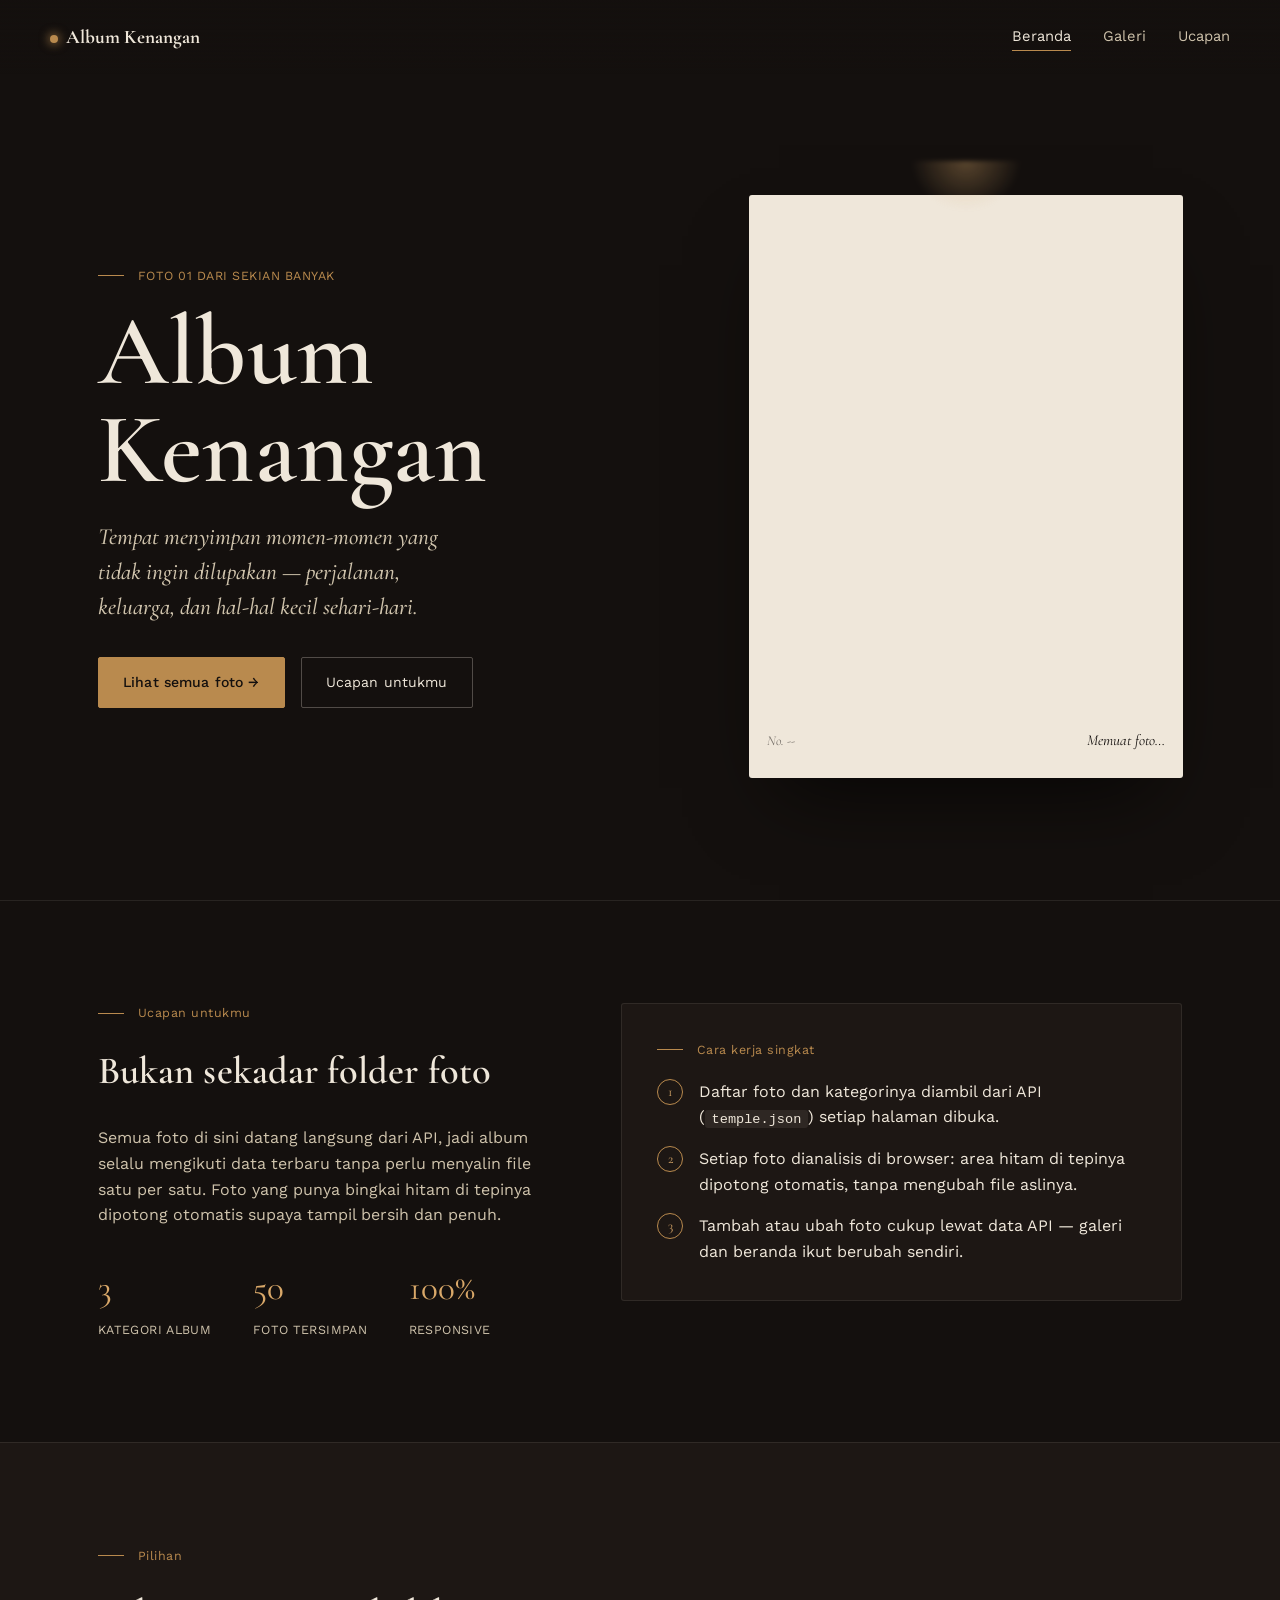
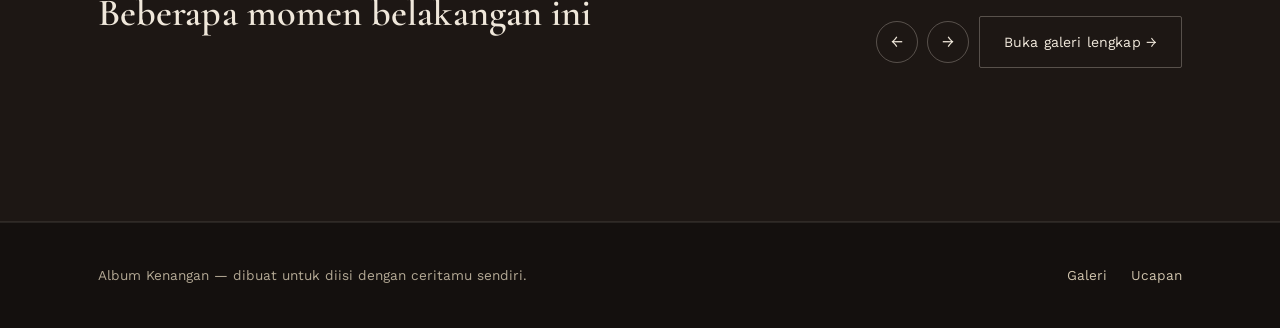
<file: index.html>
<!DOCTYPE html>
<html lang="id">
<head>
<meta charset="UTF-8">
<meta name="viewport" content="width=device-width, initial-scale=1.0">
<title>Album Kenangan</title>
<meta name="description" content="Album foto pribadi — kumpulan momen yang ingin selalu diingat.">
<link rel="icon" href="data:image/svg+xml,<svg xmlns=%22http://www.w3.org/2000/svg%22 viewBox=%220 0 100 100%22><circle cx=%2250%22 cy=%2250%22 r=%2230%22 fill=%22%23b98a4e%22/></svg>">
<link rel="stylesheet" href="css/style.css">
<link rel="stylesheet" href="css/animations.css">
</head>
<body>

<div class="page-veil" aria-hidden="true"></div>

<nav class="site-nav">
  <div class="wrap">
    <a href="index.html" class="brand"><span class="brand-mark"></span>Album Kenangan</a>
    <button class="nav-toggle" aria-label="Buka menu" aria-expanded="false">
      <span></span><span></span><span></span>
    </button>
    <ul class="nav-links">
      <li><a href="index.html" aria-current="page">Beranda</a></li>
      <li><a href="gallery.html">Galeri</a></li>
      <li><a href="about.html">Ucapan</a></li>
    </ul>
  </div>
</nav>

<header class="hero">
  <div class="light-dust" data-count="18" aria-hidden="true"></div>

  <div class="hero-frame-wrap">
    <div class="hero-copy">
      <p class="hero-kicker eyebrow-line">FOTO 01 DARI SEKIAN BANYAK</p>
      <h1 class="hero-title display-1">Album<br>Kenangan</h1>
      <p class="hero-lede lede" style="margin-top:1.4rem; max-width:36ch;">Tempat menyimpan momen-momen yang tidak ingin dilupakan — perjalanan, keluarga, dan hal-hal kecil sehari-hari.</p>
      <div class="hero-cta hero-cta-row">
        <a href="gallery.html" class="btn btn-solid">Lihat semua foto →</a>
        <a href="about.html" class="btn">Ucapan untukmu</a>
      </div>
    </div>

    <figure class="hero-frame">
      <div class="picture-light" aria-hidden="true"></div>
      <div class="photo hero-stage" id="hero-stage"><div class="skeleton"></div></div>
      <figcaption class="hero-plate">
        <span class="num" id="hero-num">No. --</span>
        <span class="cap" id="hero-cap">Memuat foto…</span>
      </figcaption>
      <div class="hero-dots" id="hero-dots"></div>
    </figure>
  </div>
</header>

<section class="intro">
  <div class="wrap intro-grid">
    <div class="reveal">
      <div class="eyebrow-line">Ucapan untukmu</div>
      <h2 class="section-title">Bukan sekadar folder foto</h2>
      <p>Semua foto di sini datang langsung dari API, jadi album selalu mengikuti data terbaru tanpa perlu menyalin file satu per satu. Foto yang punya bingkai hitam di tepinya dipotong otomatis supaya tampil bersih dan penuh.</p>
      <div class="stat-row">
        <div><span class="num" id="stat-cats">3</span><span class="lab">KATEGORI ALBUM</span></div>
        <div><span class="num" id="stat-total">50</span><span class="lab">FOTO TERSIMPAN</span></div>
        <div><span class="num">100%</span><span class="lab">RESPONSIVE</span></div>
      </div>
    </div>
    <div class="reveal" style="transition-delay:.1s;">
      <div class="howto-card">
        <div class="eyebrow-line" style="margin-bottom:1.2rem;">Cara kerja singkat</div>
        <ol>
          <li>Daftar foto dan kategorinya diambil dari API (<code>temple.json</code>) setiap halaman dibuka.</li>
          <li>Setiap foto dianalisis di browser: area hitam di tepinya dipotong otomatis, tanpa mengubah file aslinya.</li>
          <li>Tambah atau ubah foto cukup lewat data API — galeri dan beranda ikut berubah sendiri.</li>
        </ol>
      </div>
    </div>
  </div>
</section>

<section class="featured">
  <div class="wrap">
    <div class="featured-header reveal">
      <div>
        <div class="eyebrow-line">Pilihan</div>
        <h2 class="section-title">Beberapa momen belakangan ini</h2>
      </div>
      <div class="track-ctrl">
        <button class="track-nav" data-dir="-1" aria-label="Geser ke kiri">←</button>
        <button class="track-nav" data-dir="1" aria-label="Geser ke kanan">→</button>
        <a href="gallery.html" class="btn">Buka galeri lengkap →</a>
      </div>
    </div>
    <div class="featured-track reveal" id="featured-track" style="transition-delay:.08s;">
      <div class="featured-card is-skeleton"><div class="photo skeleton"></div></div>
      <div class="featured-card is-skeleton"><div class="photo skeleton"></div></div>
      <div class="featured-card is-skeleton"><div class="photo skeleton"></div></div>
      <div class="featured-card is-skeleton"><div class="photo skeleton"></div></div>
    </div>
  </div>
</section>

<footer class="site-footer">
  <div class="wrap footer-grid">
    <p class="small">Album Kenangan — dibuat untuk diisi dengan ceritamu sendiri.</p>
    <div class="footer-links">
      <a href="gallery.html">Galeri</a>
      <a href="about.html">Ucapan</a>
    </div>
  </div>
</footer>

<script src="js/main.js"></script>
<script src="js/photo-engine.js"></script>
<script src="js/home.js"></script>
</body>
</html>
</file>
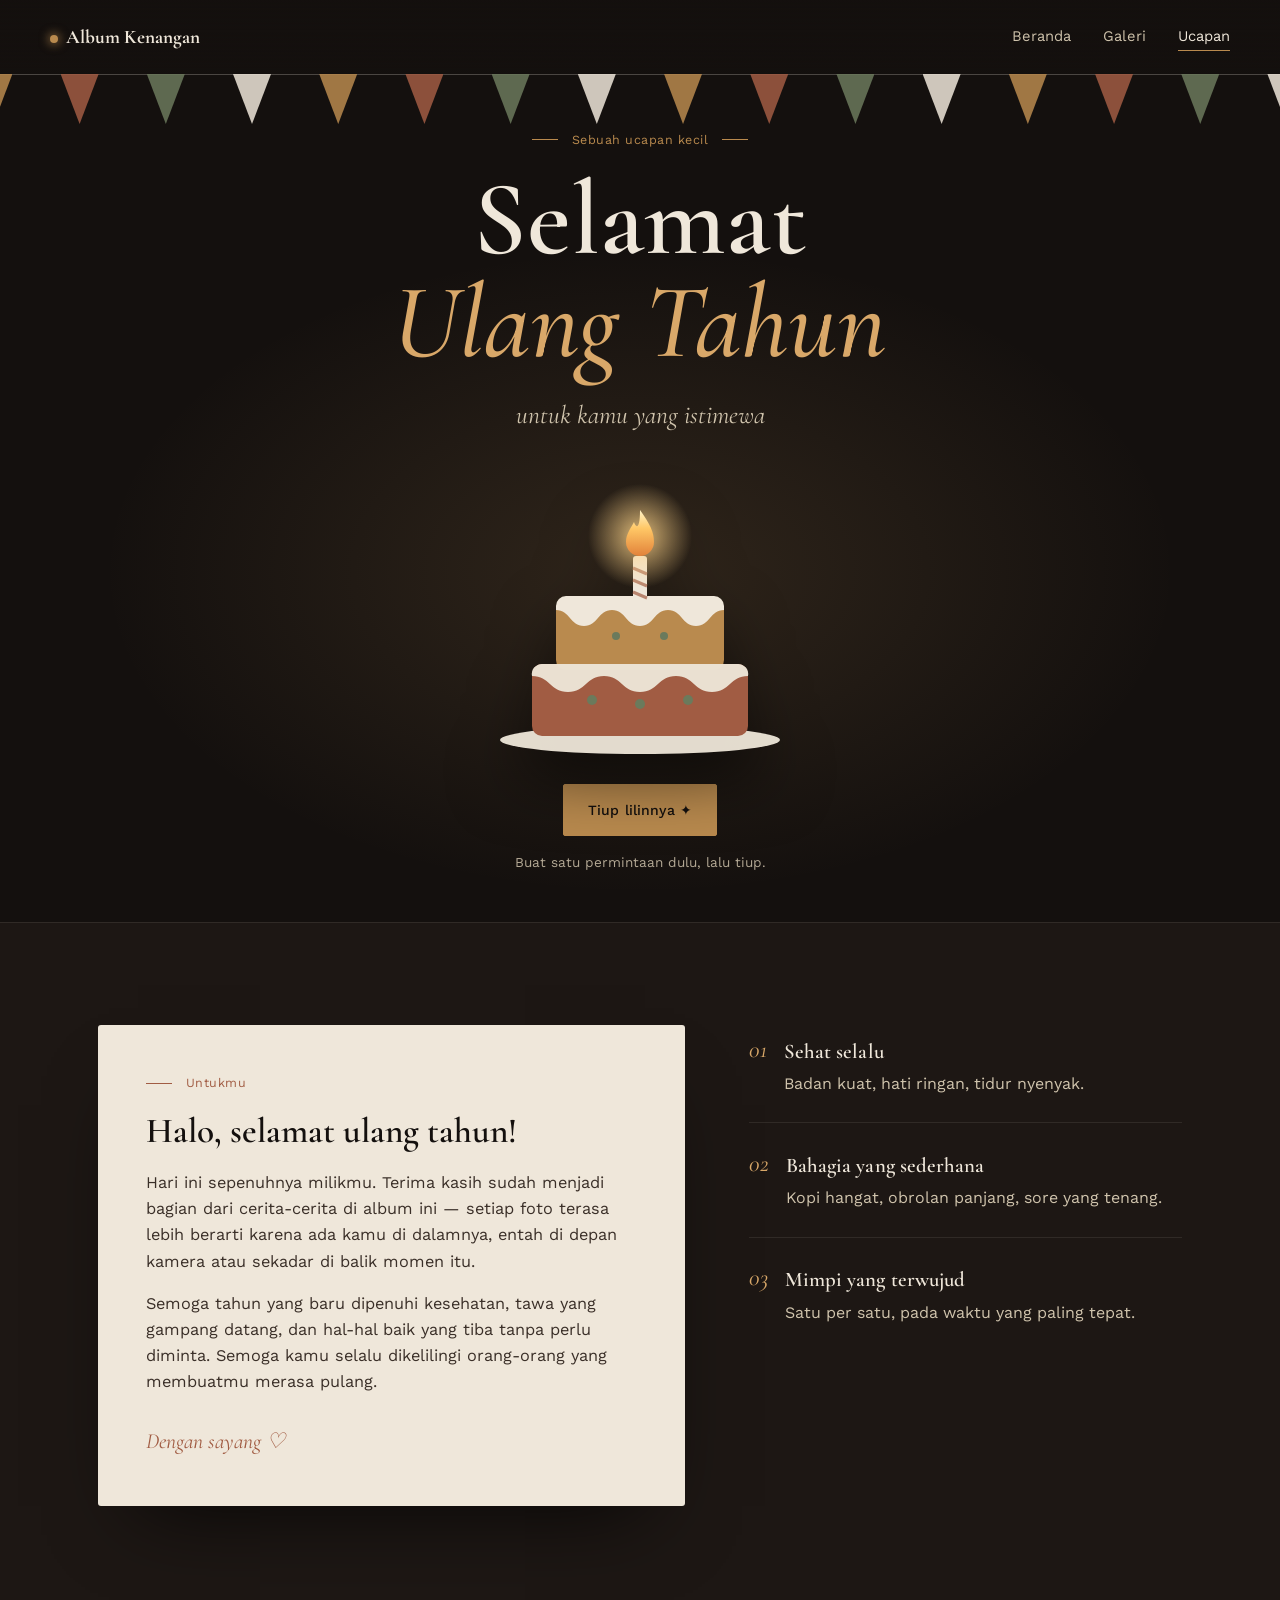
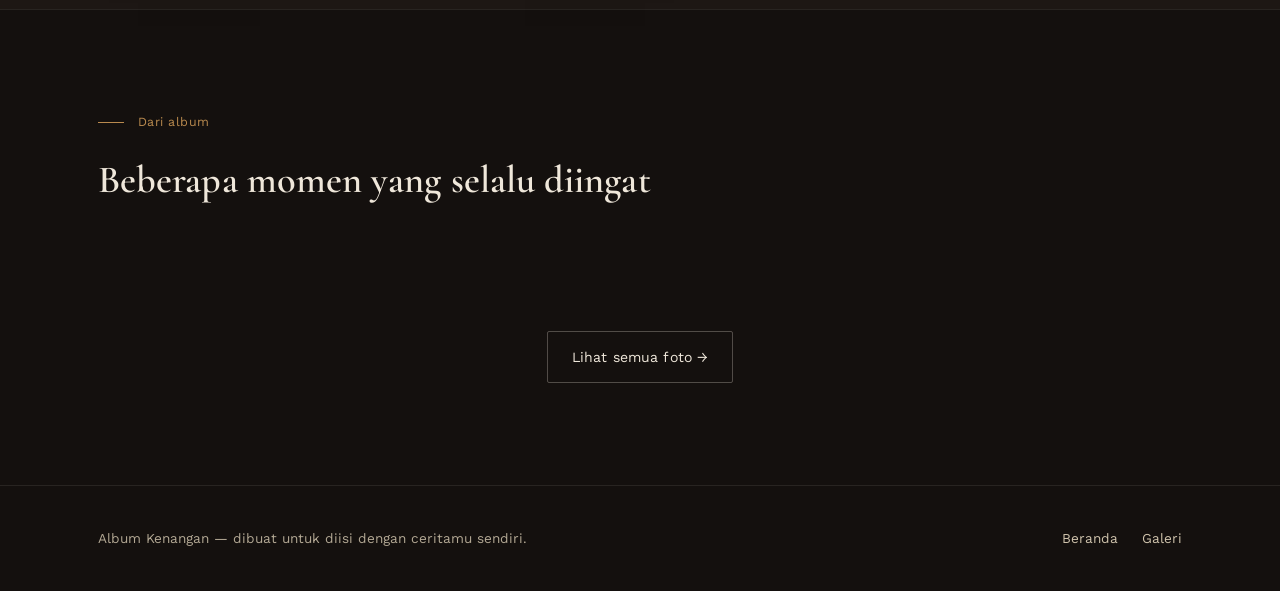
<file: about.html>
<!DOCTYPE html>
<html lang="id">
<head>
<meta charset="UTF-8">
<meta name="viewport" content="width=device-width, initial-scale=1.0">
<title>Selamat Ulang Tahun — Album Kenangan</title>
<meta name="description" content="Ucapan ulang tahun dari album kenangan.">
<link rel="icon" href="data:image/svg+xml,<svg xmlns=%22http://www.w3.org/2000/svg%22 viewBox=%220 0 100 100%22><circle cx=%2250%22 cy=%2250%22 r=%2230%22 fill=%22%23b98a4e%22/></svg>">
<link rel="stylesheet" href="css/style.css">
<link rel="stylesheet" href="css/animations.css">
</head>
<body>

<div class="page-veil" aria-hidden="true"></div>

<nav class="site-nav">
  <div class="wrap">
    <a href="index.html" class="brand"><span class="brand-mark"></span>Album Kenangan</a>
    <button class="nav-toggle" aria-label="Buka menu" aria-expanded="false">
      <span></span><span></span><span></span>
    </button>
    <ul class="nav-links">
      <li><a href="index.html">Beranda</a></li>
      <li><a href="gallery.html">Galeri</a></li>
      <li><a href="about.html" aria-current="page">Ucapan</a></li>
    </ul>
  </div>
</nav>

<section class="bday" id="bday" data-nama="" data-dari="">
  <div class="light-dust" data-count="26" aria-hidden="true"></div>
  <div class="bunting" id="bunting" aria-hidden="true"></div>

  <div class="wrap bday-hero">
    <p class="eyebrow-line bday-kicker">Sebuah ucapan kecil</p>
    <h1 class="bday-title">Selamat<br><em>Ulang Tahun</em></h1>
    <p class="bday-name" id="bday-name">untuk kamu yang istimewa</p>

    <div class="cake-stage">
      <svg class="cake" id="cake" viewBox="0 0 320 300" role="img" aria-label="Kue ulang tahun dengan satu lilin">
        <defs>
          <radialGradient id="glow" cx="50%" cy="50%" r="50%"><stop offset="0" stop-color="#ffd58a" stop-opacity=".85"/><stop offset="1" stop-color="#ffd58a" stop-opacity="0"/></radialGradient>
          <linearGradient id="flame" x1="0" y1="1" x2="0" y2="0"><stop offset="0" stop-color="#e2823a"/><stop offset=".6" stop-color="#ffc766"/><stop offset="1" stop-color="#fff3c8"/></linearGradient>
        </defs>
        <ellipse cx="160" cy="272" rx="140" ry="14" fill="#efe7da" opacity=".95"/>
        <rect x="52" y="196" width="216" height="72" rx="10" fill="#a15c43"/>
        <rect x="76" y="132" width="168" height="70" rx="10" fill="#b98a4e"/>
        <path d="M76 142c14 0 14 16 28 16s14-16 28-16 14 16 28 16 14-16 28-16 14 16 28 16 14-16 28-16v-4a10 10 0 0 0-10-10H86a10 10 0 0 0-10 10z" fill="#efe7da"/>
        <path d="M52 208a10 10 0 0 1 10-12h196a10 10 0 0 1 10 12c-18 0-18 16-36 16s-18-16-36-16-18 16-36 16-18-16-36-16-18 16-36 16-18-16-36-16z" fill="#efe7da" opacity=".95"/>
        <g fill="#6b7a5c"><circle cx="112" cy="232" r="5"/><circle cx="160" cy="236" r="5"/><circle cx="208" cy="232" r="5"/><circle cx="136" cy="168" r="4"/><circle cx="184" cy="168" r="4"/></g>
        <rect x="153" y="88" width="14" height="44" rx="3" fill="#efe7da"/>
        <path d="M153 100l14 6M153 112l14 6M153 124l14 6" stroke="#a15c43" stroke-width="3" opacity=".7"/>
        <circle class="flame-glow" cx="160" cy="68" r="52" fill="url(#glow)"/>
        <path class="flame" d="M160 42c10 14 14 22 14 32a14 14 0 0 1-28 0c0-8 5-14 8-20 2 6 6 8 6-12z" fill="url(#flame)"/>
        <path class="smoke" d="M160 80c-8-14 10-22 0-38s8-22 0-34" fill="none" stroke="#efe7da" stroke-width="3" stroke-linecap="round" opacity="0"/>
      </svg>
      <button class="btn btn-solid blow-btn" id="blow">Tiup lilinnya ✦</button>
      <p class="blow-hint small" id="blow-hint">Buat satu permintaan dulu, lalu tiup.</p>
    </div>
  </div>
</section>

<section class="letter-sec">
  <div class="wrap letter-grid">
    <article class="letter reveal">
      <div class="eyebrow-line">Untukmu</div>
      <p class="letter-open" id="letter-open">Halo, selamat ulang tahun!</p>
      <p>Hari ini sepenuhnya milikmu. Terima kasih sudah menjadi bagian dari cerita-cerita di album ini — setiap foto terasa lebih berarti karena ada kamu di dalamnya, entah di depan kamera atau sekadar di balik momen itu.</p>
      <p>Semoga tahun yang baru dipenuhi kesehatan, tawa yang gampang datang, dan hal-hal baik yang tiba tanpa perlu diminta. Semoga kamu selalu dikelilingi orang-orang yang membuatmu merasa pulang.</p>
      <p class="letter-sign" id="letter-sign">Dengan sayang ♡</p>
    </article>

    <ul class="wishes reveal-stagger">
      <li><span class="wish-n">01</span><div><h3>Sehat selalu</h3><p>Badan kuat, hati ringan, tidur nyenyak.</p></div></li>
      <li><span class="wish-n">02</span><div><h3>Bahagia yang sederhana</h3><p>Kopi hangat, obrolan panjang, sore yang tenang.</p></div></li>
      <li><span class="wish-n">03</span><div><h3>Mimpi yang terwujud</h3><p>Satu per satu, pada waktu yang paling tepat.</p></div></li>
    </ul>
  </div>
</section>

<section class="moments">
  <div class="wrap">
    <div class="reveal">
      <div class="eyebrow-line">Dari album</div>
      <h2 class="section-title">Beberapa momen yang selalu diingat</h2>
    </div>
    <div class="polaroids" id="polaroids"><div class="polaroid is-skeleton"><div class="photo skeleton"></div></div></div>
    <div class="moments-cta reveal"><a href="gallery.html" class="btn">Lihat semua foto →</a></div>
  </div>
</section>

<footer class="site-footer">
  <div class="wrap footer-grid">
    <p class="small">Album Kenangan — dibuat untuk diisi dengan ceritamu sendiri.</p>
    <div class="footer-links">
      <a href="index.html">Beranda</a>
      <a href="gallery.html">Galeri</a>
    </div>
  </div>
</footer>

<canvas id="confetti" aria-hidden="true"></canvas>

<script src="js/main.js"></script>
<script src="js/photo-engine.js"></script>
<script src="js/birthday.js"></script>
</body>
</html>
</file>
<file: css/style.css>
/* ==========================================================================
   ALBUM KENANGAN — Photo album website
   Design language: a gallery wall at dusk. Dark plaster walls, warm brass
   picture lights, cream mat board around every frame. The photos are the
   whole point — everything else stays quiet.
   ========================================================================== */

@import url('https://fonts.googleapis.com/css2?family=Cormorant+Garamond:ital,wght@0,500;0,600;0,700;1,500&family=Work+Sans:wght@300;400;500;600&display=swap');

:root {
  /* --- color: named to the concept --- */
  --wall:       #14100e;   /* gallery wall, warm near-black */
  --wall-soft:  #1d1714;
  --wall-line:  rgba(239,231,218,0.09);
  --paper:      #efe7da;   /* mat board around each frame */
  --paper-dim:  #cfc3ac;
  --ink:        #14100e;
  --brass:      #b98a4e;   /* picture-light brass */
  --brass-hot:  #d9a869;
  --moss:       #6b7a5c;   /* secondary accent */
  --clay:       #a15c43;   /* tertiary accent, used sparingly */

  --font-display: 'Cormorant Garamond', Georgia, 'Times New Roman', serif;
  --font-body:    'Work Sans', -apple-system, BlinkMacSystemFont, 'Segoe UI', sans-serif;

  --measure: 62ch;
  --nav-h: 74px;
  --radius: 3px;

  --ease-out: cubic-bezier(.16,1,.3,1);
  --ease-in-out: cubic-bezier(.65,0,.35,1);
}

/* --- reset --- */
*, *::before, *::after { box-sizing: border-box; }
html { -webkit-text-size-adjust: 100%; scroll-behavior: smooth; overflow-x: clip; }
body, h1, h2, h3, h4, p, figure, blockquote, dl, dd { margin: 0; }
ul, ol { margin: 0; padding: 0; list-style: none; }
img { display: block; max-width: 100%; height: auto; }
a { color: inherit; text-decoration: none; }
button { font: inherit; color: inherit; background: none; border: 0; cursor: pointer; }
input, textarea { font: inherit; color: inherit; }

@media (prefers-reduced-motion: reduce) {
  html { scroll-behavior: auto; }
  *, *::before, *::after {
    animation-duration: 0.001ms !important;
    animation-iteration-count: 1 !important;
    transition-duration: 0.001ms !important;
    scroll-behavior: auto !important;
  }
}

body {
  background: var(--wall);
  color: var(--paper);
  font-family: var(--font-body);
  font-size: 16px;
  line-height: 1.6;
  overflow-x: hidden;
}

:focus-visible {
  outline: 2px solid var(--brass-hot);
  outline-offset: 3px;
}

::selection { background: var(--brass); color: var(--ink); }

/* ==========================================================================
   Type scale
   ========================================================================== */

h1, h2, h3, h4 { font-family: var(--font-display); font-weight: 600; letter-spacing: 0.002em; }

.display-1 {
  font-size: clamp(2.8rem, 8vw, 6.2rem);
  line-height: 0.98;
  font-weight: 600;
}
.display-2 {
  font-size: clamp(2.1rem, 5vw, 3.6rem);
  line-height: 1.04;
}
h2.section-title {
  font-size: clamp(1.7rem, 3.2vw, 2.4rem);
  margin-bottom: 0.6em;
}
h3 { font-size: 1.3rem; font-weight: 600; }

p.lede {
  font-family: var(--font-display);
  font-style: italic;
  font-size: clamp(1.15rem, 2vw, 1.45rem);
  line-height: 1.5;
  color: var(--paper-dim);
  max-width: var(--measure);
  font-weight: 500;
}

p { max-width: var(--measure); color: var(--paper-dim); }
.small { font-size: 0.85rem; color: var(--paper-dim); opacity: 0.85; }

/* ==========================================================================
   Layout helpers
   ========================================================================== */

.wrap {
  max-width: 1180px;
  margin-inline: auto;
  padding-inline: clamp(1.25rem, 4vw, 3rem);
}

section { position: relative; padding-block: clamp(3.5rem, 8vw, 7rem); }

.eyebrow-line {
  display: flex;
  align-items: center;
  gap: 0.85rem;
  color: var(--brass);
  font-family: var(--font-body);
  font-size: 0.78rem;
  letter-spacing: 0.04em;
  margin-bottom: 1.1rem;
}
.eyebrow-line::before {
  content: '';
  width: 26px; height: 1px;
  background: var(--brass);
  display: block;
}

/* ==========================================================================
   Navigation
   ========================================================================== */

.site-nav {
  position: fixed;
  top: 0; left: 0; right: 0;
  z-index: 100;
  height: var(--nav-h);
  display: flex;
  align-items: center;
  padding-inline: clamp(1.25rem, 4vw, 3rem);
  background: linear-gradient(to bottom, rgba(20,16,14,0.85), rgba(20,16,14,0));
  transition: background 0.4s var(--ease-out), box-shadow 0.4s var(--ease-out);
}
.site-nav.is-solid {
  background: rgba(20,16,14,0.9);
  backdrop-filter: blur(10px);
  box-shadow: 0 1px 0 var(--wall-line);
}

.site-nav .wrap {
  width: 100%;
  display: flex;
  align-items: center;
  justify-content: space-between;
  max-width: 1180px;
  margin-inline: auto;
  padding: 0;
}

.brand {
  font-family: var(--font-display);
  font-weight: 700;
  font-size: 1.2rem;
  display: flex;
  align-items: baseline;
  gap: 0.5rem;
}
.brand .brand-mark {
  width: 8px; height: 8px;
  border-radius: 50%;
  background: var(--brass);
  display: inline-block;
  box-shadow: 0 0 10px 2px rgba(185,138,78,0.6);
}

.nav-links {
  display: flex;
  gap: clamp(1.2rem, 2.5vw, 2.2rem);
  font-size: 0.92rem;
}
.nav-links a {
  position: relative;
  padding-block: 4px;
  color: var(--paper-dim);
  transition: color 0.25s var(--ease-out);
}
.nav-links a::after {
  content: '';
  position: absolute;
  left: 0; right: 100%;
  bottom: -2px;
  height: 1px;
  background: var(--brass);
  transition: right 0.35s var(--ease-out);
}
.nav-links a:hover, .nav-links a[aria-current="page"] { color: var(--paper); }
.nav-links a:hover::after, .nav-links a[aria-current="page"]::after { right: 0; }

.nav-toggle {
  display: none;
  width: 34px; height: 24px;
  position: relative;
  z-index: 101;
}
.nav-toggle span {
  position: absolute; left: 0; right: 0;
  height: 1.5px; background: var(--paper);
  transition: transform 0.3s var(--ease-out), opacity 0.3s;
}
.nav-toggle span:nth-child(1) { top: 2px; }
.nav-toggle span:nth-child(2) { top: 11px; }
.nav-toggle span:nth-child(3) { top: 20px; }
.nav-toggle.is-open span:nth-child(1) { transform: translateY(9px) rotate(45deg); }
.nav-toggle.is-open span:nth-child(2) { opacity: 0; }
.nav-toggle.is-open span:nth-child(3) { transform: translateY(-9px) rotate(-45deg); }

@media (max-width: 720px) {
  .nav-toggle { display: block; }
  .nav-links {
    position: fixed;
    inset: var(--nav-h) 0 auto 0;
    flex-direction: column;
    background: var(--wall-soft);
    padding: 1.5rem clamp(1.25rem, 4vw, 3rem) 2rem;
    gap: 1.1rem;
    transform: translateY(-8px);
    opacity: 0;
    pointer-events: none;
    transition: opacity 0.25s var(--ease-out), transform 0.25s var(--ease-out);
    border-bottom: 1px solid var(--wall-line);
  }
  .nav-links.is-open { transform: translateY(0); opacity: 1; pointer-events: auto; }
}

/* ==========================================================================
   Hero — one large framed photo, museum-plaque caption
   ========================================================================== */

.hero {
  position: relative;
  min-height: 100svh;
  display: flex;
  align-items: center;
  padding-top: var(--nav-h);
  overflow: hidden;
}

.hero-frame-wrap {
  position: relative;
  width: 100%;
  max-width: 1180px;
  margin-inline: auto;
  padding-inline: clamp(1.25rem, 4vw, 3rem);
  display: grid;
  grid-template-columns: 1.15fr 0.85fr;
  gap: clamp(2rem, 5vw, 4rem);
  align-items: center;
}
@media (max-width: 860px) {
  .hero-frame-wrap { grid-template-columns: 1fr; }
}

.hero-frame {
  position: relative;
  background: var(--paper);
  padding: 14px;
  border-radius: var(--radius);
  box-shadow: 0 40px 80px -30px rgba(0,0,0,0.7);
}
.hero-frame .photo {
  aspect-ratio: 4/5;
  overflow: hidden;
  border-radius: 1px;
  position: relative;
}

.hero-plate {
  margin-top: 12px;
  display: flex;
  justify-content: space-between;
  align-items: baseline;
  padding: 0 4px;
}
.hero-plate .num { font-family: var(--font-display); font-style: italic; color: var(--ink); opacity: 0.55; font-size: 0.85rem; }
.hero-plate .cap { font-family: var(--font-display); font-style: italic; color: var(--ink); font-size: 0.95rem; }

.picture-light {
  position: absolute;
  top: -34px; left: 50%;
  transform: translateX(-50%);
  width: 110px; height: 50px;
  pointer-events: none;
}
.picture-light::before {
  content: '';
  position: absolute;
  inset: 0;
  background: radial-gradient(ellipse at 50% 0%, rgba(217,168,105,0.35), transparent 70%);
  filter: blur(2px);
}

.hero-copy { position: relative; z-index: 2; }
.hero-kicker { opacity: 0; }
.hero-title { opacity: 0; }
.hero-lede { opacity: 0; }
.hero-cta { opacity: 0; }

.hero-cta-row {
  margin-top: 2rem;
  display: flex;
  gap: 1rem;
  flex-wrap: wrap;
}

/* soft ambient particles behind the hero, like dust in a light beam */
.light-dust {
  position: absolute;
  inset: 0;
  z-index: 0;
  pointer-events: none;
  overflow: hidden;
}
.mote {
  position: absolute;
  bottom: -10px;
  width: 2.5px; height: 2.5px;
  border-radius: 50%;
  background: var(--brass-hot);
  opacity: 0;
  animation-name: drift-up;
  animation-timing-function: linear;
  animation-iteration-count: infinite;
}
@keyframes drift-up {
  0%   { opacity: 0; transform: translate(0,0); }
  10%  { opacity: 0.5; }
  90%  { opacity: 0.25; }
  100% { opacity: 0; transform: translate(var(--drift-x, 30px), -100vh); }
}

/* ==========================================================================
   Buttons
   ========================================================================== */

.btn {
  display: inline-flex;
  align-items: center;
  gap: 0.6rem;
  padding: 0.85rem 1.5rem;
  border: 1px solid rgba(239,231,218,0.28);
  border-radius: 2px;
  font-size: 0.88rem;
  letter-spacing: 0.01em;
  color: var(--paper);
  transition: border-color 0.25s var(--ease-out), background 0.25s var(--ease-out);
}
.btn:hover { border-color: var(--brass); background: rgba(185,138,78,0.08); }
.btn-solid {
  background: var(--brass);
  border-color: var(--brass);
  color: var(--ink);
  font-weight: 500;
}
.btn-solid:hover { background: var(--brass-hot); border-color: var(--brass-hot); }

/* ==========================================================================
   Intro / concept section
   ========================================================================== */

.intro { border-top: 1px solid var(--wall-line); }
.intro-grid > *, .letter-grid > * { min-width: 0; }
.intro-grid {
  display: grid;
  grid-template-columns: 0.9fr 1.1fr;
  gap: clamp(2rem, 5vw, 5rem);
  align-items: start;
}
@media (max-width: 860px) { .intro-grid { grid-template-columns: 1fr; } }

.stat-row {
  display: flex;
  gap: clamp(1.6rem, 4vw, 2.6rem);
  flex-wrap: wrap;
  margin-top: 2rem;
}
.stat-row div { display: flex; flex-direction: column; gap: 0.25rem; }
.stat-row .num { font-family: var(--font-display); font-size: 2.2rem; color: var(--brass-hot); }
.stat-row .lab { font-size: 0.78rem; color: var(--paper-dim); letter-spacing: 0.03em; }

/* ==========================================================================
   Featured strip (index page) — horizontal scroll of framed photos
   ========================================================================== */

.featured { background: var(--wall-soft); border-top: 1px solid var(--wall-line); border-bottom: 1px solid var(--wall-line); }
.featured-header {
  display: flex;
  justify-content: space-between;
  align-items: flex-end;
  flex-wrap: wrap;
  gap: 1rem;
  margin-bottom: 2.2rem;
}
.featured-track {
  display: flex;
  gap: clamp(1.2rem, 3vw, 2rem);
  overflow-x: auto;
  padding-bottom: 1rem;
  scroll-snap-type: x proximity;
  -webkit-overflow-scrolling: touch;
}
.featured-track::-webkit-scrollbar { height: 6px; }
.featured-track::-webkit-scrollbar-thumb { background: var(--wall-line); border-radius: 3px; }

.featured-card {
  flex: 0 0 auto;
  width: min(280px, 72vw);
  scroll-snap-align: start;
  background: var(--paper);
  padding: 10px;
  border-radius: var(--radius);
  transition: transform 0.35s var(--ease-out);
}
.featured-card:hover { transform: translateY(-6px); }
.featured-card .photo { aspect-ratio: 4/5; overflow: hidden; border-radius: 1px; position: relative; }
.featured-card .photo img { width: 100%; height: 100%; object-fit: cover; transition: transform 0.6s var(--ease-out); }
.featured-card:hover .photo img { transform: scale(1.06); }
.featured-card figcaption { color: var(--ink); font-family: var(--font-display); font-style: italic; font-size: 0.9rem; padding: 10px 4px 2px; }

/* ==========================================================================
   Gallery page — masonry-style grid with filter tabs
   ========================================================================== */

.filter-bar {
  display: flex;
  gap: 0.6rem;
  flex-wrap: wrap;
  margin-top: 2rem;
}
.filter-btn {
  padding: 0.55rem 1.1rem;
  border: 1px solid rgba(239,231,218,0.25);
  border-radius: 999px;
  font-size: 0.85rem;
  color: var(--paper-dim);
  transition: border-color 0.25s var(--ease-out), color 0.25s, background 0.25s;
}
.filter-btn:hover { color: var(--paper); border-color: var(--brass); }
.filter-btn.is-active {
  background: var(--brass);
  border-color: var(--brass);
  color: var(--ink);
  font-weight: 500;
}

.masonry {
  columns: 3 280px;
  column-gap: clamp(1rem, 2.5vw, 1.6rem);
  margin-top: 2.5rem;
}
@media (max-width: 720px) { .masonry { columns: 2 200px; } }
@media (max-width: 460px) { .masonry { columns: 1; } }

.frame-card {
  break-inside: avoid;
  margin-bottom: clamp(1rem, 2.5vw, 1.6rem);
  background: var(--paper);
  padding: 8px;
  border-radius: var(--radius);
  transition: opacity 0.35s var(--ease-out), transform 0.35s var(--ease-out);
  cursor: pointer;
}
.frame-card.is-hidden {
  display: none;
}
.frame-card .photo { overflow: hidden; border-radius: 1px; position: relative; }
.frame-card .photo img { width: 100%; height: auto; display: block; transition: transform 0.5s var(--ease-out); }
.frame-card:hover .photo img { transform: scale(1.05); }
.frame-card figcaption {
  display: flex;
  justify-content: space-between;
  gap: 0.6rem;
  color: var(--ink);
  font-family: var(--font-display);
  font-style: italic;
  font-size: 0.85rem;
  padding: 9px 3px 2px;
}
.frame-card figcaption .cat { opacity: 0.55; font-style: normal; font-family: var(--font-body); font-size: 0.7rem; letter-spacing: 0.03em; white-space: nowrap; }

/* upload-me placeholder badge shown on generated placeholder photos */
.replace-badge {
  position: absolute;
  top: 8px; left: 8px;
  background: rgba(20,16,14,0.55);
  color: var(--paper);
  font-size: 0.65rem;
  letter-spacing: 0.03em;
  padding: 0.3rem 0.55rem;
  border-radius: 999px;
  backdrop-filter: blur(3px);
}

/* --- lightbox --- */
.lightbox {
  position: fixed;
  inset: 0;
  z-index: 300;
  background: rgba(20,16,14,0.94);
  display: flex;
  align-items: center;
  justify-content: center;
  padding: clamp(1.2rem, 4vw, 3rem);
  opacity: 0;
  pointer-events: none;
  transition: opacity 0.3s var(--ease-out);
}
.lightbox.is-open { opacity: 1; pointer-events: auto; }
.lightbox-card {
  max-width: min(94vw, 1100px);
  width: fit-content;
  background: var(--paper);
  padding: 16px 16px 26px;
  border-radius: var(--radius);
  transform: scale(0.94) translateY(12px);
  transition: transform 0.35s var(--ease-out);
}
.lightbox.is-open .lightbox-card { transform: scale(1) translateY(0); }
.lightbox-card .photo { border-radius: 1px; overflow: hidden; position: relative; cursor: zoom-in; background: var(--wall); }
.lightbox-card .photo.is-loading { min-width: min(60vw, 320px); min-height: 200px; }
.lightbox-card .photo.is-zoomed { cursor: zoom-out; }
.lightbox-card .photo img {
  width: auto; height: auto; max-width: 100%;
  max-height: calc(100svh - 190px);
  margin-inline: auto;
  transition: transform 0.45s var(--ease-out);
}
.lightbox-card .photo.is-zoomed img { transform: scale(2.2); }
.lightbox-card figcaption { display: flex; justify-content: space-between; color: var(--ink); font-family: var(--font-display); font-style: italic; margin-top: 14px; }
.lightbox-nav {
  position: absolute;
  top: 50%;
  transform: translateY(-50%);
  width: 46px; height: 46px;
  border: 1px solid rgba(239,231,218,0.3);
  border-radius: 50%;
  color: var(--paper);
  display: flex; align-items: center; justify-content: center;
}
.lightbox-nav:hover { border-color: var(--brass); background: rgba(185,138,78,0.1); }
.lightbox-prev { left: clamp(0.5rem, 3vw, 2rem); }
.lightbox-next { right: clamp(0.5rem, 3vw, 2rem); }
.lightbox-close {
  position: absolute;
  top: 1.5rem; right: 1.5rem;
  color: var(--paper);
  width: 40px; height: 40px;
  border: 1px solid rgba(239,231,218,0.3);
  border-radius: 50%;
}
.lightbox-close:hover { border-color: var(--brass); }

/* ==========================================================================
   About page
   ========================================================================== */

.liner-notes { max-width: var(--measure); }
.liner-notes p + p { margin-top: 1.1rem; }
.liner-notes .drop-cap::first-letter {
  font-family: var(--font-display);
  font-size: 3.4rem;
  float: left;
  line-height: 0.8;
  padding: 0.05em 0.08em 0 0;
  color: var(--brass);
}

.pull-quote {
  font-family: var(--font-display);
  font-style: italic;
  font-size: clamp(1.3rem, 2.8vw, 1.9rem);
  line-height: 1.4;
  color: var(--paper);
  border-left: 2px solid var(--brass);
  padding-left: 1.5rem;
  margin-block: 2.3rem;
}

.info-table { width: 100%; border-collapse: collapse; margin-top: 1rem; }
.info-table tr { border-top: 1px solid var(--wall-line); }
.info-table tr:last-child { border-bottom: 1px solid var(--wall-line); }
.info-table td { padding: 0.9rem 0.5rem; }
.info-table td:first-child { color: var(--paper-dim); font-size: 0.85rem; width: 42%; }
.info-table td:last-child { font-family: var(--font-display); font-size: 1.05rem; }

/* ==========================================================================
   How-to / customize card (about page)
   ========================================================================== */

.howto-card {
  background: var(--wall-soft);
  border: 1px solid var(--wall-line);
  border-radius: var(--radius);
  padding: clamp(1.5rem, 3vw, 2.2rem);
}
.howto-card ol { counter-reset: step; display: flex; flex-direction: column; gap: 1rem; }
.howto-card li {
  counter-increment: step;
  position: relative;
  padding-left: 42px;
  min-height: 26px;
}
.howto-card li::before {
  content: counter(step);
  position: absolute; left: 0; top: 0;
  width: 26px; height: 26px;
  border-radius: 50%;
  border: 1px solid var(--brass);
  color: var(--brass-hot);
  font-family: var(--font-display);
  font-size: 0.85rem;
  display: flex; align-items: center; justify-content: center;
}
.howto-card code {
  background: rgba(239,231,218,0.08);
  padding: 0.1rem 0.4rem;
  border-radius: 3px;
  font-size: 0.85em;
}

/* ==========================================================================
   Footer
   ========================================================================== */

.site-footer {
  border-top: 1px solid var(--wall-line);
  padding-block: 2.6rem;
  background: var(--wall);
}
.footer-grid {
  display: flex;
  justify-content: space-between;
  align-items: center;
  flex-wrap: wrap;
  gap: 1.5rem;
}
.footer-links { display: flex; gap: 1.5rem; font-size: 0.85rem; color: var(--paper-dim); }
.footer-links a:hover { color: var(--brass); }

/* ==========================================================================
   Page transition veil
   ========================================================================== */

.page-veil {
  position: fixed;
  inset: 0;
  z-index: 500;
  background: var(--wall);
  transform: translateY(0%);
  pointer-events: none;
}

/* ==========================================================================
   Reveal on scroll (shared utility)
   ========================================================================== */

.reveal {
  opacity: 0;
  transform: translateY(20px);
  transition: opacity 0.8s var(--ease-out), transform 0.8s var(--ease-out);
}
.reveal.is-visible { opacity: 1; transform: translateY(0); }

.reveal-stagger > * {
  opacity: 0;
  transform: translateY(16px);
  transition: opacity 0.6s var(--ease-out), transform 0.6s var(--ease-out);
}
.reveal-stagger.is-visible > * { opacity: 1; transform: translateY(0); }
.reveal-stagger.is-visible > *:nth-child(1) { transition-delay: 0.02s; }
.reveal-stagger.is-visible > *:nth-child(2) { transition-delay: 0.08s; }
.reveal-stagger.is-visible > *:nth-child(3) { transition-delay: 0.14s; }
.reveal-stagger.is-visible > *:nth-child(4) { transition-delay: 0.2s; }
.reveal-stagger.is-visible > *:nth-child(5) { transition-delay: 0.26s; }
.reveal-stagger.is-visible > *:nth-child(6) { transition-delay: 0.32s; }


/* ==========================================================================
   API-driven additions: skeletons, status chip, crop/zoom fallback, refinements
   ========================================================================== */

/* loading skeleton (shimmer) */
.skeleton {
  background: linear-gradient(100deg, #1d1714 30%, #2c231d 50%, #1d1714 70%);
  background-size: 220% 100%;
  animation: shimmer 1.5s linear infinite;
}
@keyframes shimmer { to { background-position: -220% 0; } }
.frame-card.is-skeleton { background: var(--wall-soft); pointer-events: none; }
.frame-card.is-skeleton .photo { aspect-ratio: var(--ar, 1); }
.hero-stage .skeleton { position: absolute; inset: 0; }
.featured-card.is-skeleton { background: var(--wall); pointer-events: none; }
.featured-card.is-skeleton .photo { aspect-ratio: 4/5; }

/* Foto yang tidak bisa dipotong otomatis (CORS): zoom agar tepi hitam hilang */
.photo[data-fit="zoom"] { aspect-ratio: 4/5; }
.photo[data-fit="zoom"] img { width: 100%; height: 100%; object-fit: cover; scale: var(--zoom, 1.3); }
.lightbox-card .photo[data-fit="zoom"] { aspect-ratio: auto; height: calc(100svh - 190px); width: min(calc((100svh - 190px) * 0.8), 92vw); }
.lightbox-card .photo[data-fit="zoom"] img { max-height: none; }

/* Hero slideshow */
.hero-stage .slide {
  position: absolute; inset: 0;
  width: 100%; height: 100%;
  object-fit: cover;
  opacity: 0;
  transition: opacity 1.3s ease;
}
.hero-stage .slide.is-active { opacity: 1; animation: kenburns 9s ease-out forwards; }
@keyframes kenburns { from { transform: scale(1); } to { transform: scale(1.09); } }
.hero-dots { display: flex; justify-content: center; gap: 8px; margin-top: 12px; }
.hero-dots button { width: 26px; height: 14px; position: relative; }
.hero-dots button::after {
  content: ''; position: absolute; left: 0; right: 0; top: 6px; height: 2px;
  background: rgba(20,16,14,0.2); transition: background 0.3s, transform 0.3s var(--ease-out);
}
.hero-dots button.is-on::after { background: var(--clay); transform: scaleY(1.6); }

/* Featured track */
.track-ctrl { display: flex; gap: 0.6rem; align-items: center; flex-wrap: wrap; }
.track-nav {
  width: 42px; height: 42px; border-radius: 50%;
  border: 1px solid rgba(239,231,218,0.28);
  display: inline-flex; align-items: center; justify-content: center;
  transition: border-color 0.25s var(--ease-out), background 0.25s var(--ease-out);
}
.track-nav:hover { border-color: var(--brass); background: rgba(185,138,78,0.1); }
.featured-card { display: block; }
.featured-card .photo img { aspect-ratio: 4/5; }

/* Gallery */
.api-status {
  display: inline-flex; align-items: center; gap: 0.55rem;
  margin-top: 1.4rem;
  font-size: 0.78rem; letter-spacing: 0.02em; color: var(--paper-dim);
  padding: 0.35rem 0.8rem; border: 1px solid var(--wall-line); border-radius: 999px;
}
.api-status .dot { width: 7px; height: 7px; border-radius: 50%; background: var(--moss); box-shadow: 0 0 8px 1px rgba(107,122,92,0.8); }
.api-status.is-off .dot { background: var(--clay); box-shadow: 0 0 8px 1px rgba(161,92,67,0.8); }
.filter-btn .count { margin-left: 0.5rem; font-size: 0.72rem; opacity: 0.6; }
.sentinel { height: 1px; }

.frame-card.is-entering { animation-delay: calc(var(--i, 0) * 55ms); }
.frame-card:not(.is-skeleton):hover { transform: translateY(-4px); box-shadow: 0 22px 40px -22px rgba(0,0,0,0.85), 0 0 0 1px rgba(185,138,78,0.35); }
.frame-card .photo::after {
  content: ''; position: absolute; inset: 0;
  background: linear-gradient(to top, rgba(20,16,14,0.35), transparent 45%);
  opacity: 0; transition: opacity 0.4s var(--ease-out); pointer-events: none;
}
.frame-card:hover .photo::after { opacity: 1; }

/* Lightbox loader */
.lb-loader {
  position: absolute; top: 50%; left: 50%; width: 28px; height: 28px; margin: -14px 0 0 -14px;
  border: 2px solid rgba(239,231,218,0.2); border-top-color: var(--brass-hot); border-radius: 50%;
  opacity: 0; pointer-events: none; animation: spin 0.8s linear infinite;
}
.photo.is-loading .lb-loader { opacity: 1; }
@keyframes spin { to { transform: rotate(360deg); } }
.photo.is-loading img { opacity: 0.35; }

/* ==========================================================================
   Halaman ucapan ulang tahun
   ========================================================================== */
.bday { min-height: 100svh; padding: calc(var(--nav-h) + 3.5rem) 0 3rem; text-align: center; overflow: hidden; }
.bday::before {
  content: ''; position: absolute; inset: 0; pointer-events: none;
  background: radial-gradient(ellipse 60% 50% at 50% 62%, rgba(217,168,105,0.14), transparent 70%);
}
.bday-hero { position: relative; z-index: 2; display: flex; flex-direction: column; align-items: center; }
.bday-kicker { justify-content: center; }
.bday-kicker::after { content: ''; width: 26px; height: 1px; background: var(--brass); }
.bday-title { font-size: clamp(3rem, 9vw, 6.6rem); line-height: 0.98; font-weight: 600; animation: rise-in 1s var(--ease-out) both; }
.bday-title em { color: var(--brass-hot); font-weight: 500; }
.bday-name { margin: 1.3rem auto 0; font-family: var(--font-display); font-style: italic; font-size: clamp(1.15rem, 2.4vw, 1.6rem); color: var(--paper-dim); animation: rise-in 1s var(--ease-out) 0.25s both; }
.bday-name.has-name { color: var(--paper); font-size: clamp(1.8rem, 4.5vw, 3rem); }

.bunting { position: absolute; top: var(--nav-h); left: -2%; right: -2%; display: flex; justify-content: space-between; z-index: 1; pointer-events: none; }
.bunting span {
  width: clamp(18px, 3.6vw, 38px); height: clamp(24px, 4.8vw, 50px);
  clip-path: polygon(0 0, 100% 0, 50% 100%); opacity: 0.85;
  transform-origin: 50% 0; animation: sway 4.2s ease-in-out infinite;
}
.bunting::before { content: ''; position: absolute; left: 0; right: 0; top: 0; height: 1px; background: rgba(239,231,218,0.25); }
@keyframes sway { 0%, 100% { transform: rotate(-4deg); } 50% { transform: rotate(4deg); } }

.cake-stage { margin-top: 2rem; display: flex; flex-direction: column; align-items: center; gap: 1rem; animation: rise-in 1s var(--ease-out) 0.45s both; }
.cake { width: min(320px, 74vw); height: auto; overflow: visible; filter: drop-shadow(0 30px 30px rgba(0,0,0,0.5)); }
.flame { transform-origin: 160px 88px; animation: flicker 1.4s ease-in-out infinite; }
.flame-glow { transform-origin: 160px 68px; animation: light-breathe 2.2s ease-in-out infinite; }
@keyframes flicker {
  0%, 100% { transform: scale(1, 1) rotate(-1.5deg); } 25% { transform: scale(0.94, 1.06) rotate(2deg); }
  50% { transform: scale(1.04, 0.95) rotate(-2deg); } 75% { transform: scale(0.97, 1.04) rotate(1.5deg); }
}
.cake.is-out .flame, .cake.is-out .flame-glow { opacity: 0; transform: scale(0.2); transition: opacity 0.35s, transform 0.35s; animation: none; }
.cake.is-out .smoke { animation: smoke 2.2s ease-out forwards; }
@keyframes smoke { 0% { opacity: 0; transform: translateY(6px); } 20% { opacity: 0.7; } 100% { opacity: 0; transform: translateY(-26px); } }
.blow-hint { min-height: 1.6em; }

#confetti { position: fixed; inset: 0; width: 100%; height: 100%; pointer-events: none; z-index: 400; }

.letter-sec { border-top: 1px solid var(--wall-line); background: var(--wall-soft); }
.letter-grid { display: grid; grid-template-columns: 1.15fr 0.85fr; gap: clamp(2rem, 5vw, 4.5rem); align-items: start; }
@media (max-width: 860px) { .letter-grid { grid-template-columns: 1fr; } }
.letter {
  background: var(--paper); color: var(--ink); padding: clamp(1.6rem, 4vw, 3rem);
  border-radius: var(--radius); box-shadow: 0 40px 80px -40px rgba(0,0,0,0.8); transform: rotate(-0.6deg);
}
.letter .eyebrow-line { color: var(--clay); }
.letter .eyebrow-line::before { background: var(--clay); }
.letter p { color: #3a2f28; max-width: none; font-size: 1.02rem; }
.letter p + p { margin-top: 1rem; }
.letter .letter-open { font-family: var(--font-display); font-size: clamp(1.6rem, 3.2vw, 2.2rem); font-weight: 600; color: var(--ink); line-height: 1.15; margin-bottom: 1.2rem; }
.letter .letter-sign { font-family: var(--font-display); font-style: italic; font-size: 1.35rem; color: var(--clay); margin-top: 1.8rem; }

.wishes { display: flex; flex-direction: column; gap: 1.6rem; padding-top: 0.6rem; }
.wishes li { display: flex; gap: 1.1rem; align-items: flex-start; padding-bottom: 1.6rem; border-bottom: 1px solid var(--wall-line); }
.wishes li:last-child { border-bottom: 0; }
.wish-n { font-family: var(--font-display); font-style: italic; font-size: 1.5rem; color: var(--brass-hot); line-height: 1; padding-top: 0.2rem; }
.wishes h3 { margin-bottom: 0.2rem; }

.moments { border-top: 1px solid var(--wall-line); }
.polaroids { display: flex; flex-wrap: wrap; justify-content: center; gap: clamp(1rem, 3vw, 2rem); margin-top: 2.5rem; padding-block: 1rem; }
.polaroid {
  width: min(180px, 42vw); background: var(--paper); padding: 9px 9px 6px; border-radius: 2px; display: block;
  box-shadow: 0 24px 40px -22px rgba(0,0,0,0.85);
  transition: transform 0.45s var(--ease-out), box-shadow 0.45s var(--ease-out), opacity 0.8s var(--ease-out);
}
.polaroid:nth-child(odd) { transform: rotate(-3.5deg) translateY(0); }
.polaroid:nth-child(even) { transform: rotate(3deg) translateY(14px); }
.polaroid:nth-child(3) { transform: rotate(-1deg) translateY(-6px); }
.polaroid.reveal:not(.is-visible) { opacity: 0; }
.polaroid:hover { transform: rotate(0) translateY(-10px) scale(1.04); z-index: 2; }
.polaroid .photo { aspect-ratio: 4/5; overflow: hidden; position: relative; }
.polaroid .photo img { width: 100%; height: 100%; object-fit: cover; }
.polaroid span { display: block; padding: 9px 2px 5px; font-family: var(--font-display); font-style: italic; color: var(--ink); font-size: 0.95rem; text-align: center; }
.polaroid.is-skeleton { background: var(--wall-soft); }
.moments-cta { text-align: center; margin-top: 3rem; }


/* ==========================================================================
   Responsive — layar HP
   ========================================================================== */
@media (hover: none) {
  .frame-card:not(.is-skeleton):hover { transform: none; box-shadow: none; }
  .frame-card:hover .photo img, .featured-card:hover .photo img { transform: none; }
  .featured-card:hover { transform: none; }
}

@media (max-width: 860px) {
  .intro-grid, .letter-grid { grid-template-columns: minmax(0, 1fr); }
  .hero { min-height: auto; padding-bottom: 3rem; }
  .hero-frame { max-width: 440px; width: 100%; margin-inline: auto; padding: 10px; }
  .hero-frame .photo { aspect-ratio: 5/6; }
}

@media (max-width: 720px) {
  section { padding-block: 3rem; }

  /* menu: area sentuh lebih besar */
  .nav-links { gap: 0.2rem; }
  .nav-links a { display: block; padding: 0.7rem 0; font-size: 1.05rem; }
  .nav-links a::after { bottom: 4px; }
  .nav-toggle { width: 44px; height: 44px; margin-right: -6px; }
  .nav-toggle span { left: 8px; right: 8px; }
  .nav-toggle span:nth-child(1) { top: 13px; } .nav-toggle span:nth-child(2) { top: 21px; } .nav-toggle span:nth-child(3) { top: 29px; }
  .nav-toggle.is-open span:nth-child(1) { transform: translateY(8px) rotate(45deg); }
  .nav-toggle.is-open span:nth-child(3) { transform: translateY(-8px) rotate(-45deg); }

  .btn { min-height: 46px; justify-content: center; }
  .hero-cta-row .btn { flex: 1 1 auto; }
  .display-1 { font-size: clamp(2.8rem, 15vw, 4rem); }
  .stat-row { display: grid; grid-template-columns: repeat(3, auto); justify-content: space-between; gap: 0.8rem; }
  .stat-row .num { font-size: 1.9rem; }
  .stat-row .lab { font-size: 0.66rem; }
  .howto-card { padding: 1.3rem; }

  .featured-header { align-items: flex-start; }
  .track-nav { display: none; }
  .featured-track { margin-inline: calc(-1 * clamp(1.25rem, 4vw, 3rem)); padding-inline: clamp(1.25rem, 4vw, 3rem); scroll-padding-left: clamp(1.25rem, 4vw, 3rem); }

  /* galeri: filter satu baris yang bisa digeser */
  .filter-bar { flex-wrap: nowrap; overflow-x: auto; scrollbar-width: none; margin-top: 1.5rem;
    margin-inline: calc(-1 * clamp(1.25rem, 4vw, 3rem)); padding: 2px clamp(1.25rem, 4vw, 3rem) 6px; }
  .filter-bar::-webkit-scrollbar { display: none; }
  .filter-btn { flex: 0 0 auto; min-height: 42px; }
  .masonry { margin-top: 1.5rem; }

  /* lightbox: panah pindah ke bawah, tidak menutupi foto */
  .lightbox { padding: 0.8rem 0.8rem 5.2rem; }
  .lightbox-card { padding: 8px 8px 14px; max-width: 100%; }
  .lightbox-card .photo img { max-height: calc(100svh - 260px); }
  .lightbox-card .photo[data-fit="zoom"] { height: calc(100svh - 260px); width: min(calc((100svh - 260px) * 0.8), 100%); }
  .lightbox-card figcaption { font-size: 0.9rem; gap: 1rem; }
  .lightbox-nav { top: auto; bottom: 1.1rem; transform: none; width: 50px; height: 50px; background: rgba(20,16,14,0.7); }
  .lightbox-prev { left: calc(50% - 62px); }
  .lightbox-next { right: calc(50% - 62px); }
  .lightbox-close { top: 0.8rem; right: 0.8rem; width: 44px; height: 44px; background: rgba(20,16,14,0.7); z-index: 2; }

  /* halaman ucapan */
  .bday { padding-top: calc(var(--nav-h) + 3rem); }
  .bday-title { font-size: clamp(3.2rem, 17vw, 4.6rem); }
  .letter { transform: none; padding: 1.5rem 1.35rem; }
  .polaroids { display: grid; grid-template-columns: repeat(2, minmax(0, 1fr)); gap: 1.8rem 1.1rem; padding: 0.6rem 0.4rem; }
  .polaroid { width: 100%; }
  .polaroid:last-child:nth-child(odd) { grid-column: 1 / -1; width: 52%; justify-self: center; }
  .moments-cta .btn { width: 100%; }
  .footer-grid { flex-direction: column; align-items: flex-start; gap: 1rem; }
}

@media (max-width: 460px) {
  /* galeri tetap 2 kolom di HP supaya lebih banyak foto terlihat */
  .masonry { columns: 2 130px; column-gap: 0.7rem; }
  .frame-card { padding: 5px; margin-bottom: 0.7rem; }
  .frame-card figcaption { font-size: 0.78rem; padding: 7px 2px 1px; gap: 0.3rem; }
  .frame-card figcaption .cat { font-size: 0.62rem; }
  .wrap { padding-inline: 1.1rem; }
}
</file>
<file: css/animations.css>
/* ==========================================================================
   ALBUM KENANGAN — motion layer
   One orchestrated hero sequence, plus a small set of reusable, purposeful
   motions tied to user actions (hover, click, filter, scroll).
   ========================================================================== */

/* --- the one big orchestrated moment: hero load sequence --- */
@keyframes rise-in {
  from { opacity: 0; transform: translateY(24px); }
  to   { opacity: 1; transform: translateY(0); }
}
.hero.is-loaded .hero-kicker { animation: rise-in 0.9s var(--ease-out) 0.1s forwards; }
.hero.is-loaded .hero-title  { animation: rise-in 1s var(--ease-out) 0.28s forwards; }
.hero.is-loaded .hero-lede   { animation: rise-in 0.9s var(--ease-out) 0.5s forwards; }
.hero.is-loaded .hero-cta    { animation: rise-in 0.9s var(--ease-out) 0.68s forwards; }

@keyframes frame-in {
  from { opacity: 0; transform: translateY(30px) scale(0.97); }
  to   { opacity: 1; transform: translateY(0) scale(1); }
}
.hero.is-loaded .hero-frame { animation: frame-in 1s var(--ease-out) 0.05s both; }

/* --- picture-light glow pulses gently, like it's warming up --- */
@keyframes light-breathe {
  0%, 100% { opacity: 0.7; }
  50% { opacity: 1; }
}
.picture-light::before { animation: light-breathe 5s ease-in-out infinite; }

/* --- filter transitions on the gallery grid --- */
.frame-card {
  animation: none;
}
.frame-card.is-entering {
  animation: card-in 0.45s var(--ease-out) both;
}
@keyframes card-in {
  from { opacity: 0; transform: translateY(14px) scale(0.98); }
  to   { opacity: 1; transform: translateY(0) scale(1); }
}

/* --- lightbox image swap: a quick crossfade, not a slide --- */
@keyframes lightbox-fade {
  from { opacity: 0; }
  to   { opacity: 1; }
}
.lightbox-card .photo img.is-swapping { animation: lightbox-fade 0.3s var(--ease-out); }

/* --- page transition veil: wipes up on entry, down on exit --- */
@keyframes veil-in {
  from { transform: translateY(0%); }
  to   { transform: translateY(-100%); }
}
.page-veil.is-entering { animation: veil-in 0.6s var(--ease-in-out) forwards; }

@keyframes veil-out {
  from { transform: translateY(-100%); }
  to   { transform: translateY(0%); }
}
.page-veil.is-leaving { animation: veil-out 0.45s var(--ease-in-out) forwards; }

/* --- brand mark pulse in the nav --- */
@keyframes pulse-mark {
  0%, 100% { opacity: 1; transform: scale(1); }
  50% { opacity: 0.5; transform: scale(0.8); }
}
.brand-mark { animation: pulse-mark 3.4s ease-in-out infinite; }
</file>
